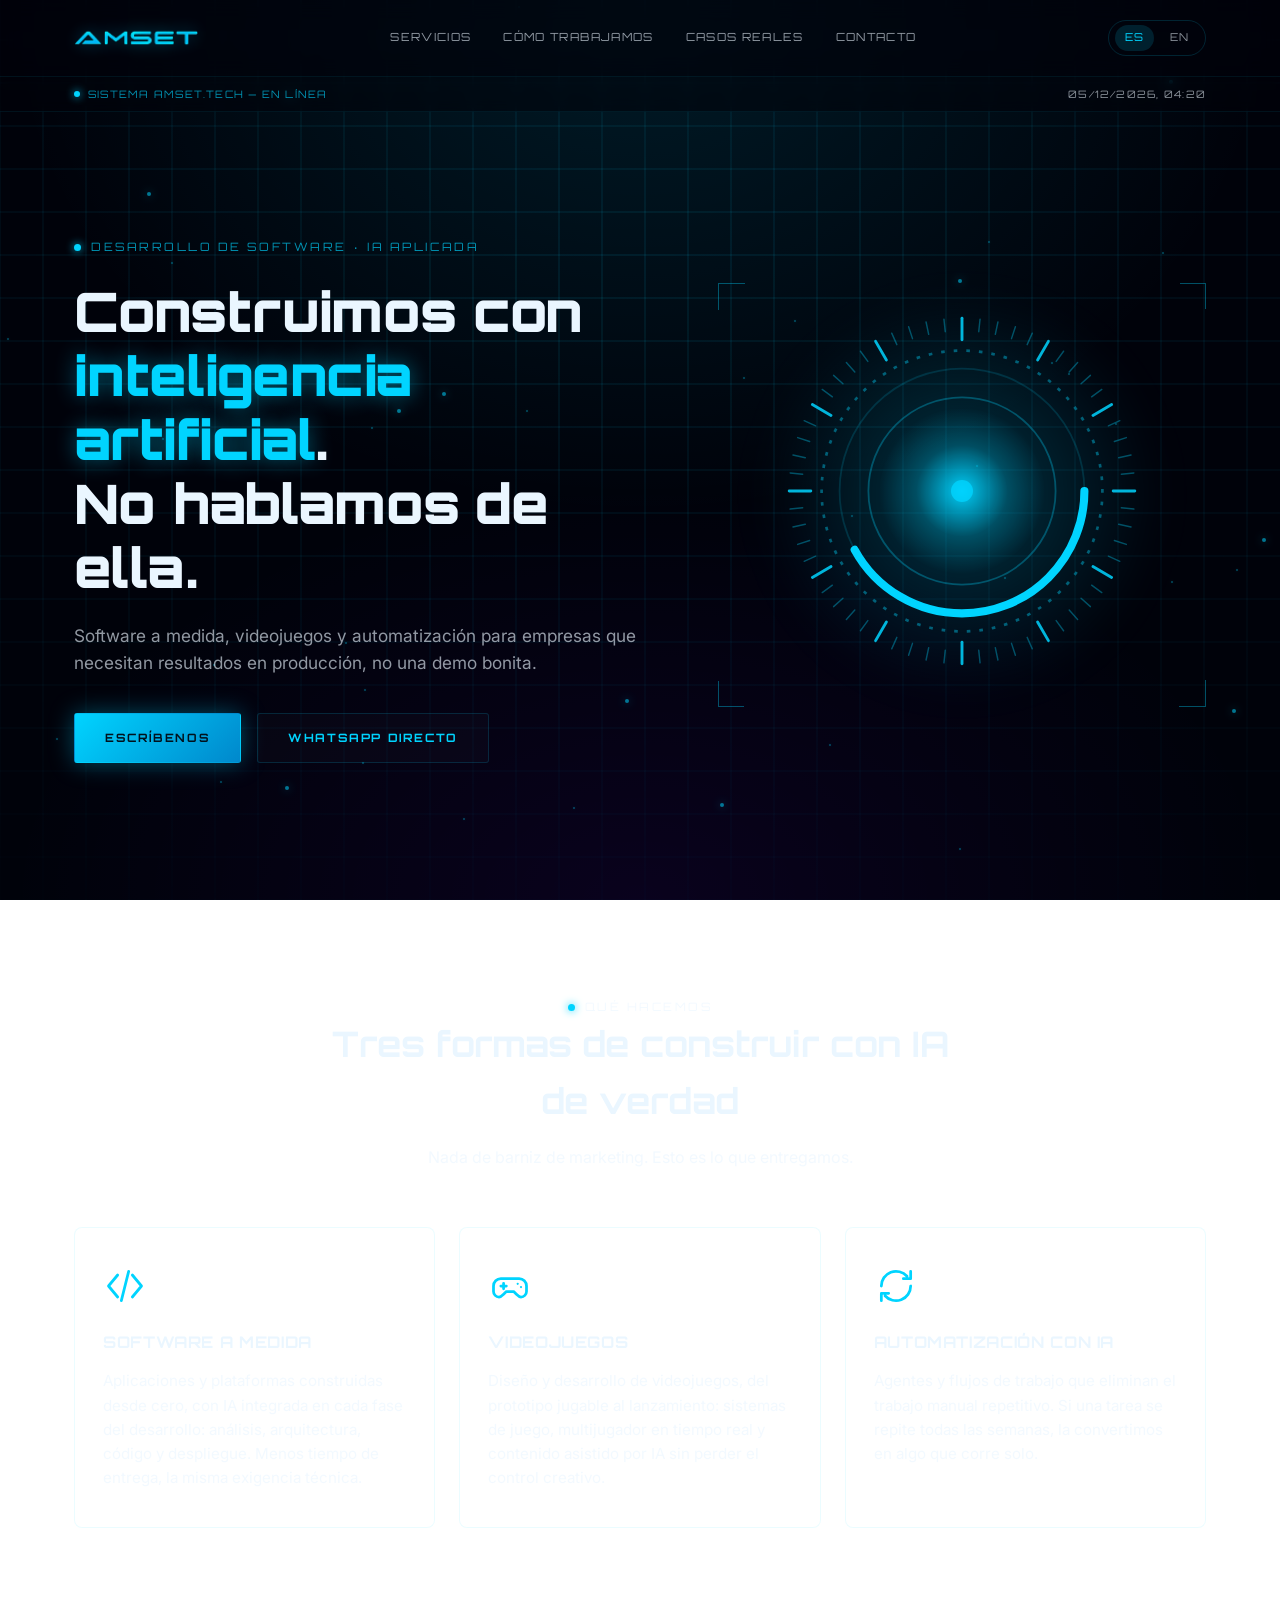
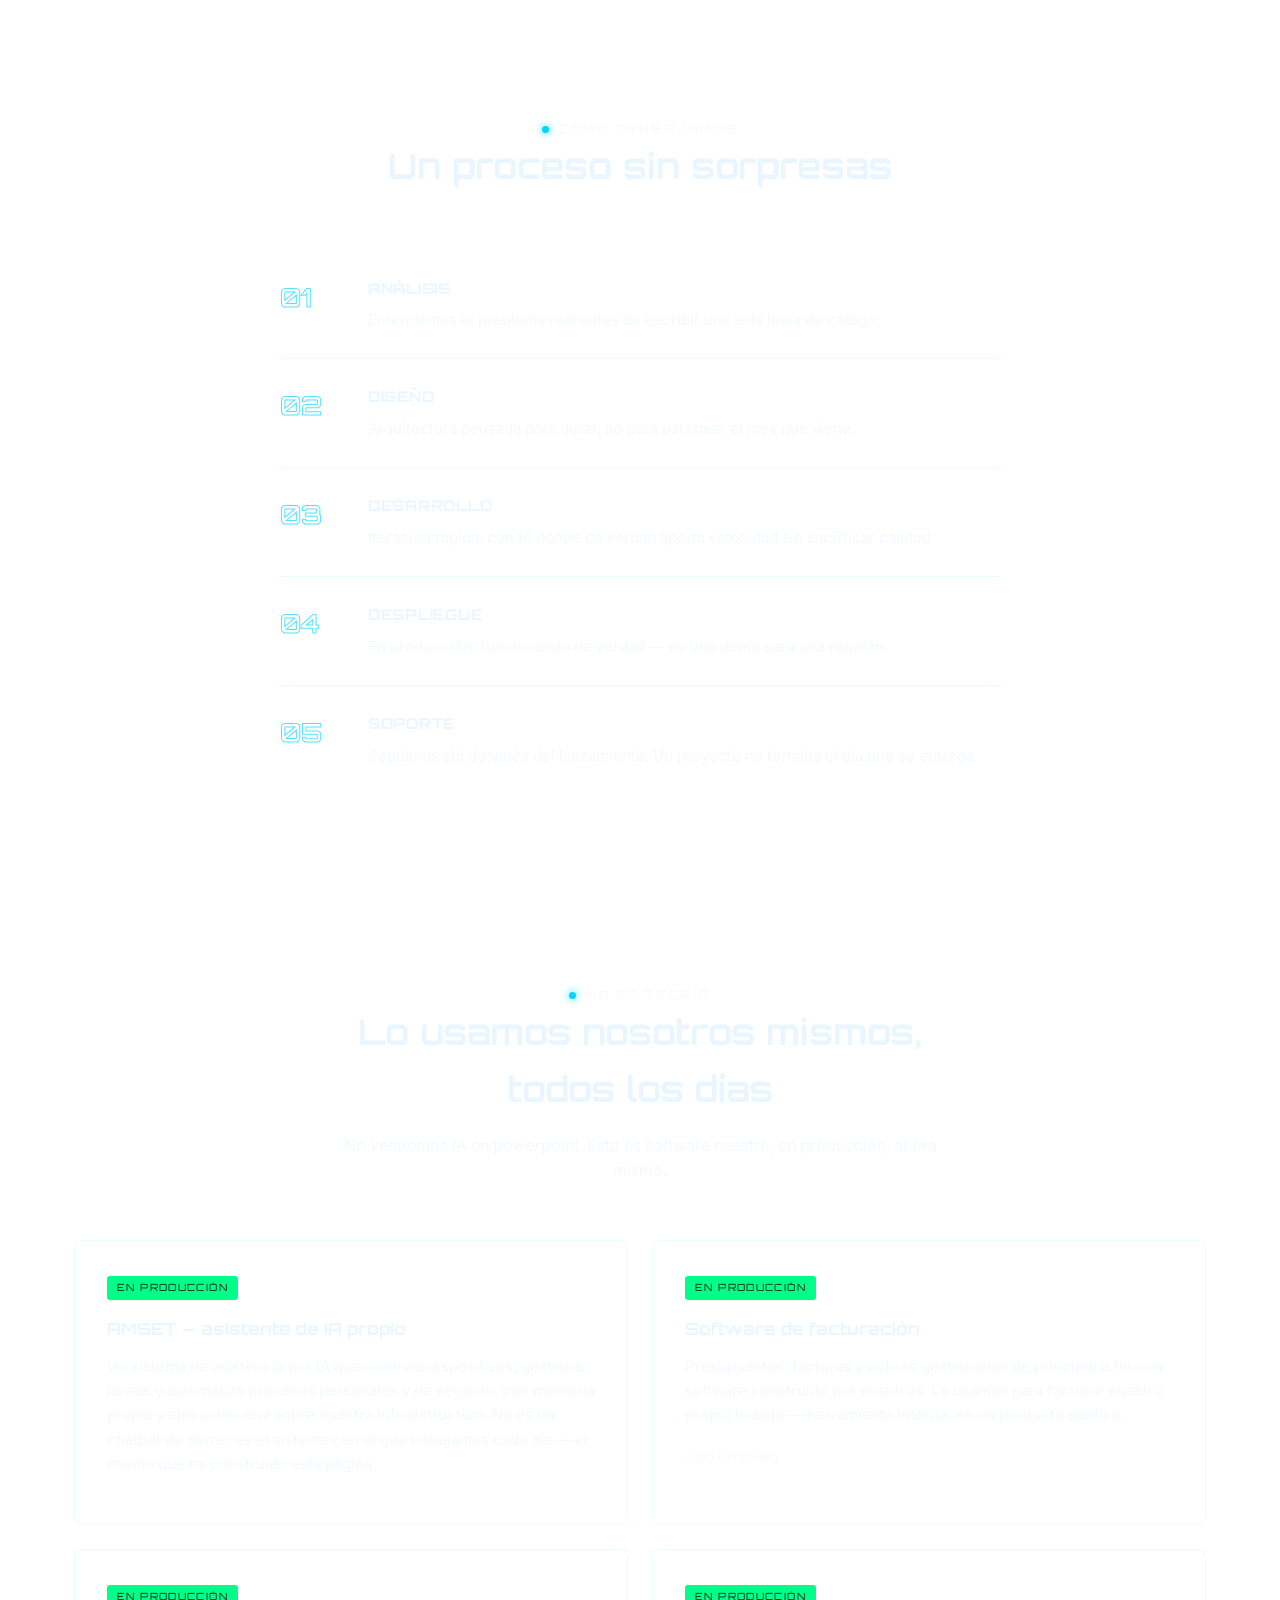
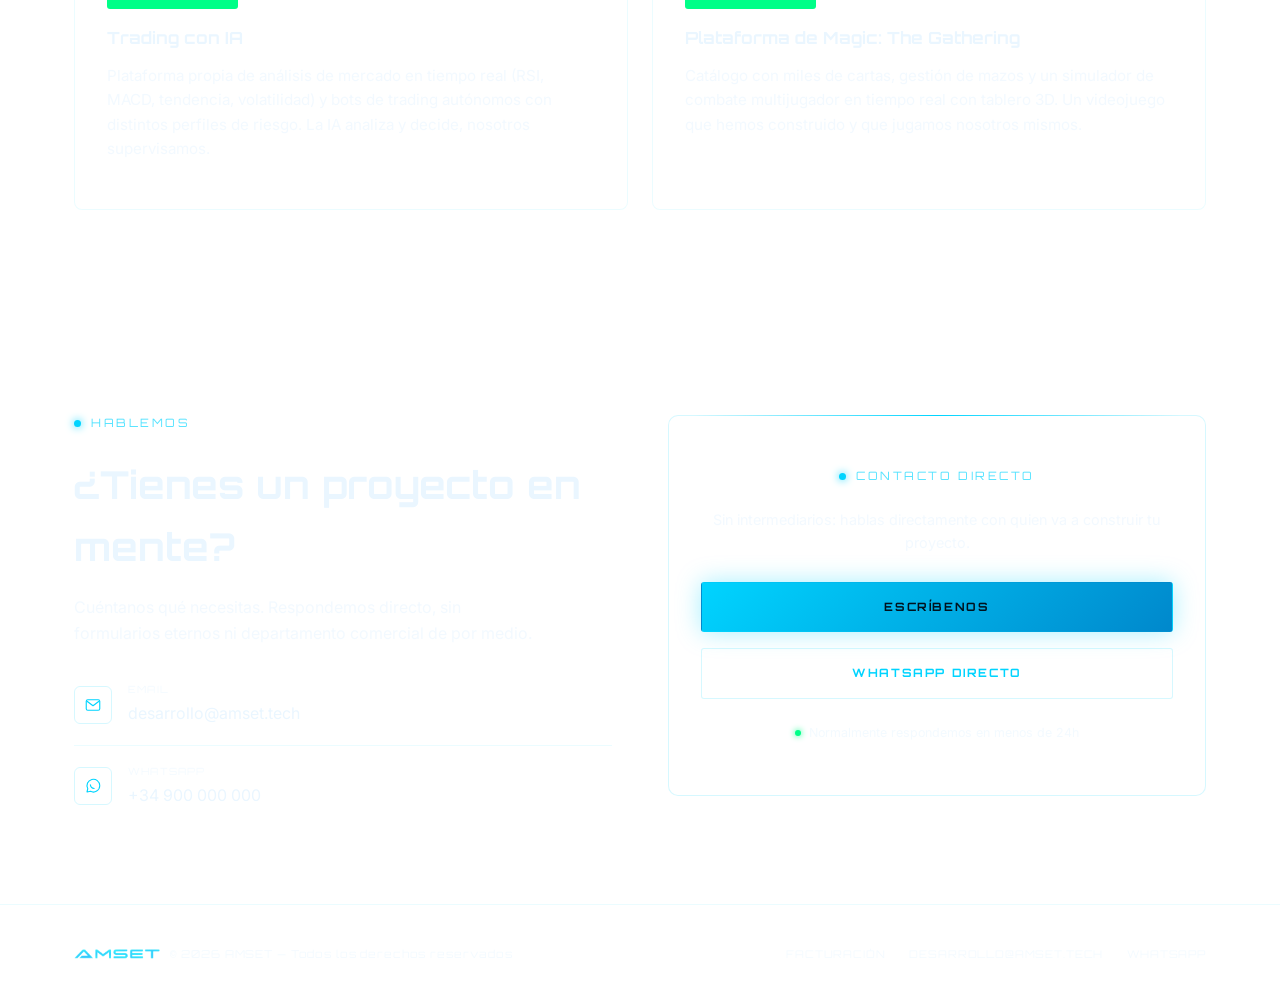
<file: index.html>
<!doctype html>
<html lang="es">
<head>
  <meta charset="utf-8" />
  <meta name="viewport" content="width=device-width, initial-scale=1" />
  <title>AMSET — Software a medida, videojuegos y automatización con IA</title>
  <meta name="description" content="Desarrollamos software a medida, videojuegos y automatización con inteligencia artificial. Construimos herramientas reales — empezando por las que usamos nosotros mismos." />
  <link rel="icon" type="image/svg+xml" href="/assets/img/favicon.svg" />
  <link rel="preconnect" href="https://fonts.googleapis.com" />
  <link rel="preconnect" href="https://fonts.gstatic.com" crossorigin />
  <link rel="stylesheet" href="https://fonts.googleapis.com/css2?family=Orbitron:wght@400;700;900&family=Inter:wght@300;400;500;600;700;800&display=swap" />
  <link rel="canonical" href="https://amset.tech/" />
  <link rel="alternate" hreflang="es" href="https://amset.tech/" />
  <link rel="alternate" hreflang="en" href="https://amset.tech/en/" />
  <meta property="og:title" content="AMSET — Software a medida, videojuegos y automatización con IA" />
  <meta property="og:description" content="Construimos con inteligencia artificial. No hablamos de ella." />
  <meta property="og:type" content="website" />
  <meta property="og:site_name" content="AMSET" />
  <meta property="og:locale" content="es_ES" />
  <meta property="og:locale:alternate" content="en_US" />
  <meta property="og:url" content="https://amset.tech/" />
  <meta property="og:image" content="https://amset.tech/assets/img/og-image-es.png" />
  <meta property="og:image:width" content="1200" />
  <meta property="og:image:height" content="630" />
  <meta property="og:image:alt" content="AMSET — Construimos con inteligencia artificial. No hablamos de ella." />
  <meta name="twitter:card" content="summary_large_image" />
  <meta name="twitter:title" content="AMSET — Software a medida, videojuegos y automatización con IA" />
  <meta name="twitter:description" content="Construimos con inteligencia artificial. No hablamos de ella." />
  <meta name="twitter:image" content="https://amset.tech/assets/img/og-image-es.png" />
  <link rel="stylesheet" href="/assets/css/style.css?v=8" />
  <script type="application/ld+json">
  {
    "@context": "https://schema.org",
    "@type": "Organization",
    "name": "AMSET",
    "url": "https://amset.tech",
    "logo": "https://amset.tech/assets/img/logo-texto-2.png",
    "description": "Desarrollo de software a medida, videojuegos y automatización con inteligencia artificial.",
    "email": "desarrollo@amset.tech"
  }
  </script>
</head>
<body>

  <div class="bg-scene">
    <div class="bg-glow-top"></div>
    <div class="bg-glow-bottom"></div>
    <div class="bg-grid"></div>
    <div class="bg-particles" data-amset-particles></div>
  </div>

  <header class="site-header">
    <div class="wrap">
      <a href="/" class="brand">
        <img src="/assets/img/logo-texto-2.png" alt="AMSET" />
      </a>
      <nav class="nav-links" data-nav-links>
        <a href="#servicios">Servicios</a>
        <a href="#como-trabajamos">Cómo trabajamos</a>
        <a href="#casos">Casos reales</a>
        <a href="#contacto">Contacto</a>
      </nav>
      <div style="display:flex; align-items:center; gap:14px;">
        <div class="lang-switch">
          <a href="/" class="active">ES</a>
          <a href="/en/">EN</a>
        </div>
        <button class="nav-toggle" data-nav-toggle aria-label="Abrir menú">☰</button>
      </div>
    </div>
  </header>

  <div class="status-bar">
    <div class="wrap">
      <span class="status-live"><span class="status-dot"></span> Sistema AMSET.tech — en línea</span>
      <span class="status-clock" data-amset-clock></span>
    </div>
  </div>

  <main>
    <section class="hero">
      <div class="wrap">
        <div>
          <p class="eyebrow">Desarrollo de software · IA aplicada</p>
          <h1>Construimos con <span class="accent">inteligencia artificial</span>.<br />No hablamos de ella.</h1>
          <p class="lead">Software a medida, videojuegos y automatización para empresas que necesitan resultados en producción, no una demo bonita.</p>
          <div class="btn-row">
            <a class="btn btn-primary" href="mailto:desarrollo@amset.tech">Escríbenos</a>
            <a class="btn btn-ghost" href="https://wa.me/34900000000?text=Hola%20AMSET%2C%20quiero%20hablar%20sobre%20un%20proyecto" target="_blank" rel="noopener">WhatsApp directo</a>
          </div>
        </div>
        <div class="hero-visual">
          <span class="corner-tl"></span><span class="corner-br"></span>
          <div data-amset-orb data-size="360"></div>
        </div>
      </div>
    </section>

    <section id="servicios">
      <div class="wrap">
        <div class="section-head reveal">
          <p class="eyebrow">Qué hacemos</p>
          <h2>Tres formas de construir con IA de verdad</h2>
          <p>Nada de barniz de marketing. Esto es lo que entregamos.</p>
        </div>
        <div class="services-grid">
          <div class="service-card reveal">
            <div class="service-icon">
              <svg viewBox="0 0 24 24" fill="none" stroke="currentColor" stroke-width="1.5" stroke-linecap="round" stroke-linejoin="round">
                <polyline points="8 6 3 12 8 18"></polyline>
                <polyline points="16 6 21 12 16 18"></polyline>
                <line x1="14" y1="4" x2="10" y2="20"></line>
              </svg>
            </div>
            <h3>Software a medida</h3>
            <p>Aplicaciones y plataformas construidas desde cero, con IA integrada en cada fase del desarrollo: análisis, arquitectura, código y despliegue. Menos tiempo de entrega, la misma exigencia técnica.</p>
          </div>
          <div class="service-card reveal">
            <div class="service-icon">
              <svg viewBox="0 0 24 24" fill="none" stroke="currentColor" stroke-width="1.5" stroke-linecap="round" stroke-linejoin="round">
                <path d="M7 8h10a4 4 0 0 1 4 4v3a3 3 0 0 1-3 3c-1 0-1.5-.5-2.5-1.5L14 15h-4l-1.5 1.5C7.5 17.5 7 18 6 18a3 3 0 0 1-3-3v-3a4 4 0 0 1 4-4z"></path>
                <path d="M8.5 10.5v3M7 12h3"></path>
                <circle cx="16.2" cy="10.8" r="0.6" fill="currentColor" stroke="none"></circle>
                <circle cx="18" cy="12.6" r="0.6" fill="currentColor" stroke="none"></circle>
              </svg>
            </div>
            <h3>Videojuegos</h3>
            <p>Diseño y desarrollo de videojuegos, del prototipo jugable al lanzamiento: sistemas de juego, multijugador en tiempo real y contenido asistido por IA sin perder el control creativo.</p>
          </div>
          <div class="service-card reveal">
            <div class="service-icon">
              <svg viewBox="0 0 24 24" fill="none" stroke="currentColor" stroke-width="1.5" stroke-linecap="round" stroke-linejoin="round">
                <path d="M4 12a8 8 0 0 1 14-5.3M20 4v4h-4"></path>
                <path d="M20 12a8 8 0 0 1-14 5.3M4 20v-4h4"></path>
              </svg>
            </div>
            <h3>Automatización con IA</h3>
            <p>Agentes y flujos de trabajo que eliminan el trabajo manual repetitivo. Si una tarea se repite todas las semanas, la convertimos en algo que corre solo.</p>
          </div>
        </div>
      </div>
    </section>

    <section id="como-trabajamos">
      <div class="wrap">
        <div class="section-head reveal">
          <p class="eyebrow">Cómo trabajamos</p>
          <h2>Un proceso sin sorpresas</h2>
        </div>
        <div class="process-list">
          <div class="process-item reveal">
            <div class="process-num">01</div>
            <div><h3>Análisis</h3><p>Entendemos el problema real antes de escribir una sola línea de código.</p></div>
          </div>
          <div class="process-item reveal">
            <div class="process-num">02</div>
            <div><h3>Diseño</h3><p>Arquitectura pensada para durar, no para parchear el mes que viene.</p></div>
          </div>
          <div class="process-item reveal">
            <div class="process-num">03</div>
            <div><h3>Desarrollo</h3><p>Iteración rápida, con IA donde de verdad aporta velocidad sin sacrificar calidad.</p></div>
          </div>
          <div class="process-item reveal">
            <div class="process-num">04</div>
            <div><h3>Despliegue</h3><p>En producción, funcionando de verdad — no una demo para una reunión.</p></div>
          </div>
          <div class="process-item reveal">
            <div class="process-num">05</div>
            <div><h3>Soporte</h3><p>Seguimos ahí después del lanzamiento. Un proyecto no termina el día que se entrega.</p></div>
          </div>
        </div>
      </div>
    </section>

    <section id="casos">
      <div class="wrap">
        <div class="section-head reveal">
          <p class="eyebrow">No es teoría</p>
          <h2>Lo usamos nosotros mismos, todos los días</h2>
          <p>No vendemos IA en powerpoint. Esto es software nuestro, en producción, ahora mismo.</p>
        </div>
        <div class="proof-grid">
          <div class="proof-card reveal">
            <span class="proof-tag">En producción</span>
            <h3>AMSET — asistente de IA propio</h3>
            <p>Un sistema de asistencia por IA que controla dispositivos, gestiona tareas y automatiza procesos personales y de negocio, con memoria propia y ejecución real sobre nuestra infraestructura. No es un chatbot de demo: es el sistema con el que trabajamos cada día — el mismo que ha construido esta página.</p>
          </div>
          <div class="proof-card reveal">
            <span class="proof-tag">En producción</span>
            <h3>Software de facturación</h3>
            <p>Presupuestos, facturas y cobros gestionados de principio a fin con software construido por nosotros. Lo usamos para facturar nuestro propio trabajo — herramienta interna, no un producto público.</p>
            <span class="proof-note">Uso interno</span>
          </div>
          <div class="proof-card reveal">
            <span class="proof-tag">En producción</span>
            <h3>Trading con IA</h3>
            <p>Plataforma propia de análisis de mercado en tiempo real (RSI, MACD, tendencia, volatilidad) y bots de trading autónomos con distintos perfiles de riesgo. La IA analiza y decide, nosotros supervisamos.</p>
          </div>
          <div class="proof-card reveal">
            <span class="proof-tag">En producción</span>
            <h3>Plataforma de Magic: The Gathering</h3>
            <p>Catálogo con miles de cartas, gestión de mazos y un simulador de combate multijugador en tiempo real con tablero 3D. Un videojuego que hemos construido y que jugamos nosotros mismos.</p>
          </div>
        </div>
      </div>
    </section>

    <section id="contacto">
      <div class="wrap">
        <div class="contact-grid">
          <div class="contact-info reveal">
            <p class="eyebrow">Hablemos</p>
            <h2>¿Tienes un proyecto en mente?</h2>
            <p class="lead">Cuéntanos qué necesitas. Respondemos directo, sin formularios eternos ni departamento comercial de por medio.</p>
            <div class="contact-list">
              <div class="contact-list-item">
                <a href="mailto:desarrollo@amset.tech" style="display:flex; align-items:center; gap:16px;">
                  <span class="contact-list-icon">
                    <svg viewBox="0 0 24 24" fill="none" stroke="currentColor" stroke-width="1.5" stroke-linecap="round" stroke-linejoin="round"><rect x="3" y="5" width="18" height="14" rx="2"></rect><path d="m4 7 8 6 8-6"></path></svg>
                  </span>
                  <span>
                    <span class="contact-list-label">Email</span>
                    <span class="contact-list-value">desarrollo@amset.tech</span>
                  </span>
                </a>
              </div>
              <div class="contact-list-item">
                <a href="https://wa.me/34900000000?text=Hola%20AMSET%2C%20quiero%20hablar%20sobre%20un%20proyecto" target="_blank" rel="noopener" style="display:flex; align-items:center; gap:16px;">
                  <span class="contact-list-icon">
                    <svg viewBox="0 0 24 24" fill="none" stroke="currentColor" stroke-width="1.5" stroke-linecap="round" stroke-linejoin="round"><path d="M21 11.5a8.5 8.5 0 0 1-12.36 7.58L4 20l1.05-4.44A8.5 8.5 0 1 1 21 11.5Z"></path><path d="M8.5 10.5c.3 2.5 2.5 4.5 5 4.8"></path></svg>
                  </span>
                  <span>
                    <span class="contact-list-label">WhatsApp</span>
                    <span class="contact-list-value">+34 900 000 000</span>
                  </span>
                </a>
              </div>
            </div>
          </div>
          <div class="contact-panel reveal">
            <p class="eyebrow">Contacto directo</p>
            <p class="panel-lead">Sin intermediarios: hablas directamente con quien va a construir tu proyecto.</p>
            <div class="btn-row">
              <a class="btn btn-primary" href="mailto:desarrollo@amset.tech">Escríbenos</a>
              <a class="btn btn-ghost" href="https://wa.me/34900000000?text=Hola%20AMSET%2C%20quiero%20hablar%20sobre%20un%20proyecto" target="_blank" rel="noopener">WhatsApp directo</a>
            </div>
            <p class="response-note"><span class="status-dot"></span> Normalmente respondemos en menos de 24h</p>
          </div>
        </div>
      </div>
    </section>
  </main>

  <footer class="site-footer">
    <div class="wrap">
      <div class="footer-brand">
        <img src="/assets/img/logo-texto-2.png" alt="AMSET" />
        <span style="font-family:var(--font-display); font-size:0.68rem; letter-spacing:0.08em; color:var(--text-faint);">© <span data-amset-year></span> AMSET — Todos los derechos reservados</span>
      </div>
      <div class="footer-meta">
        <a href="https://facturacion.amset.tech" target="_blank" rel="noopener">Facturación</a>
        <a href="mailto:desarrollo@amset.tech">desarrollo@amset.tech</a>
        <a href="https://wa.me/34900000000" target="_blank" rel="noopener">WhatsApp</a>
      </div>
    </div>
  </footer>

  <script src="/assets/js/orb.js?v=8"></script>
  <script src="/assets/js/main.js?v=8"></script>
</body>
</html>
</file>
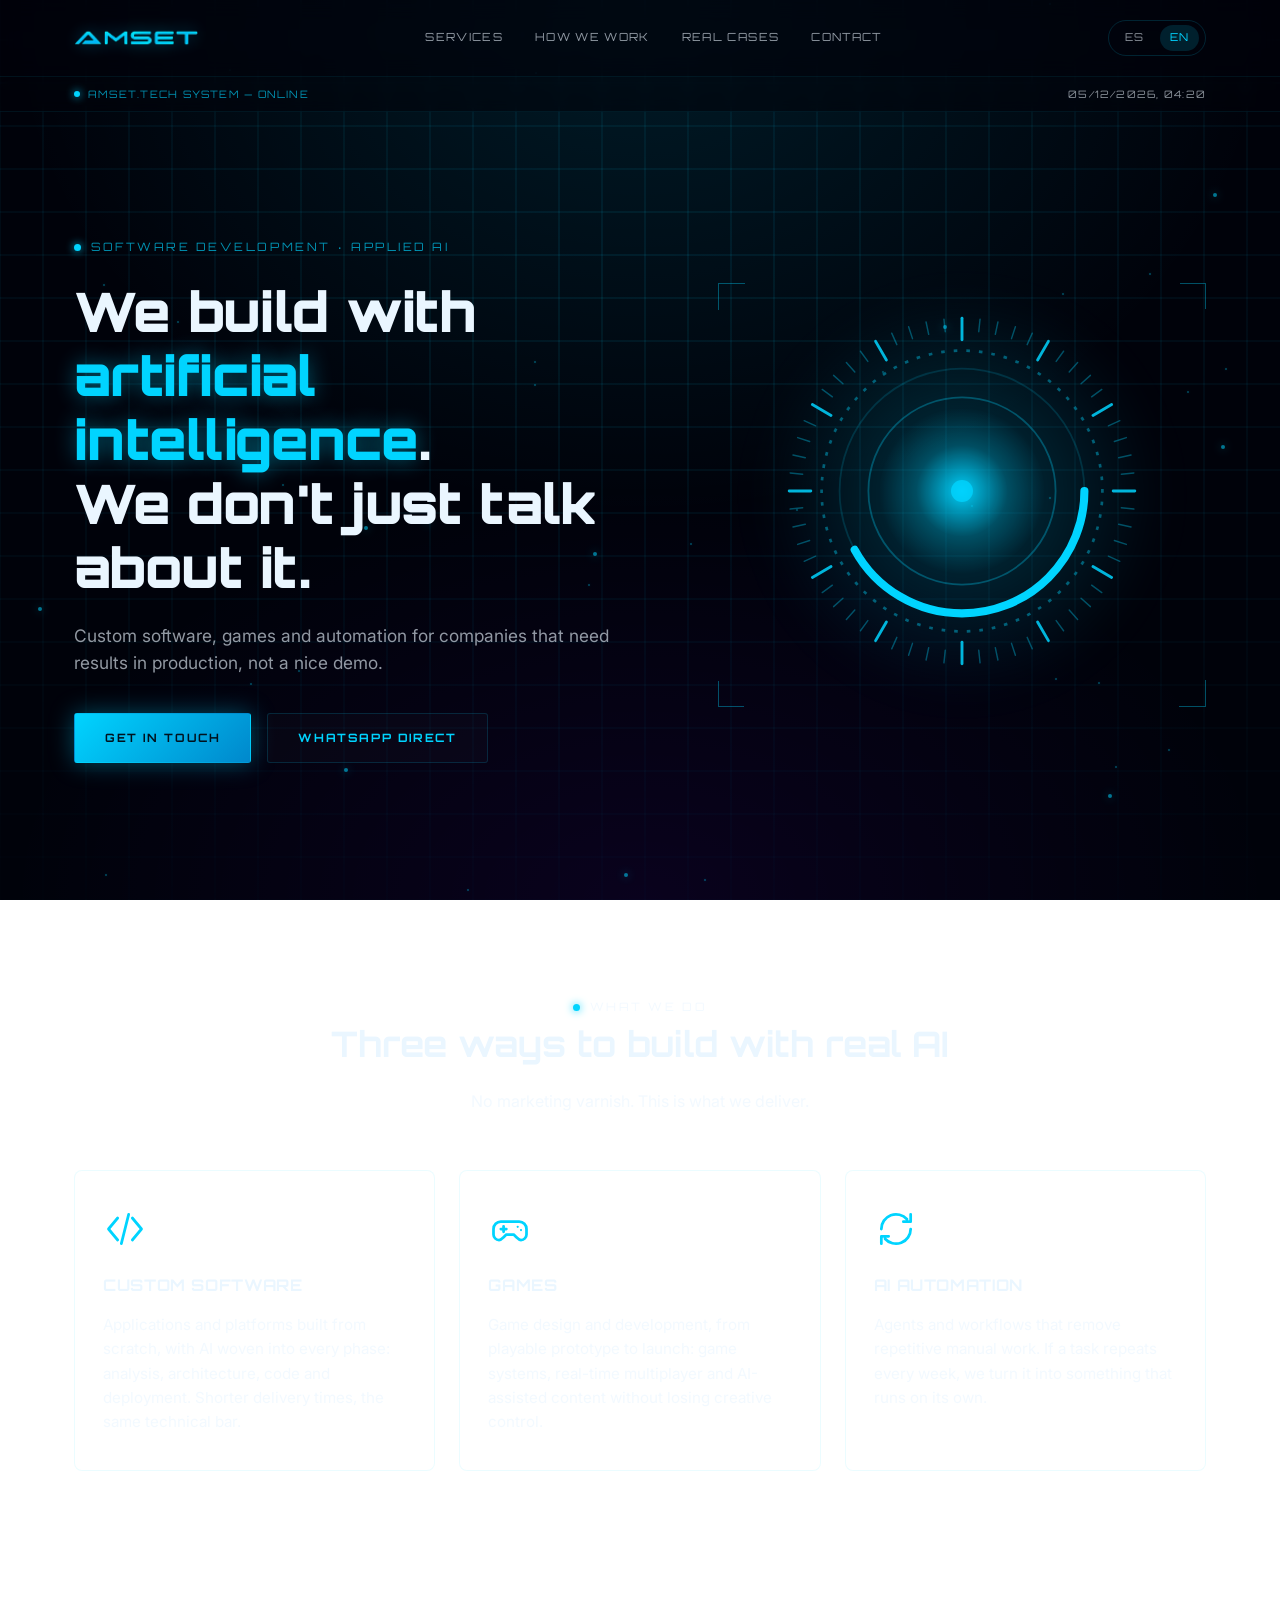
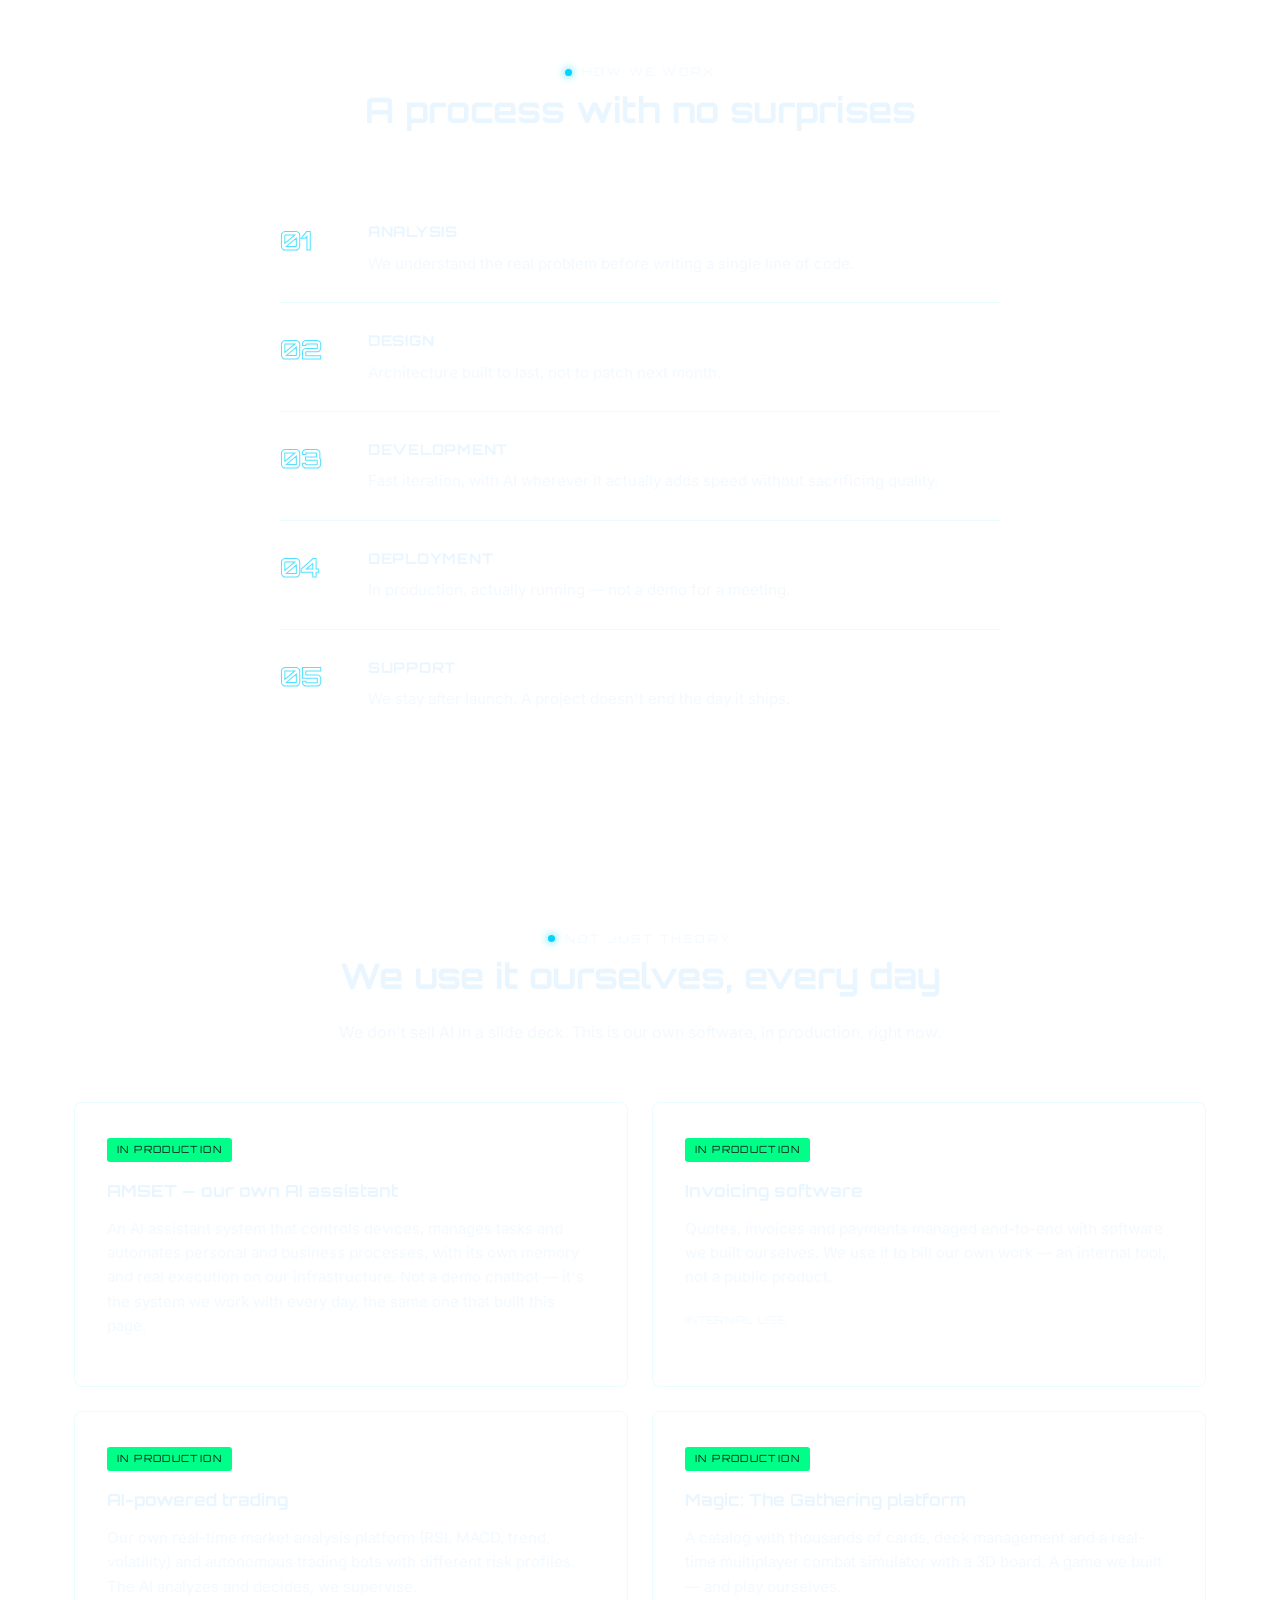
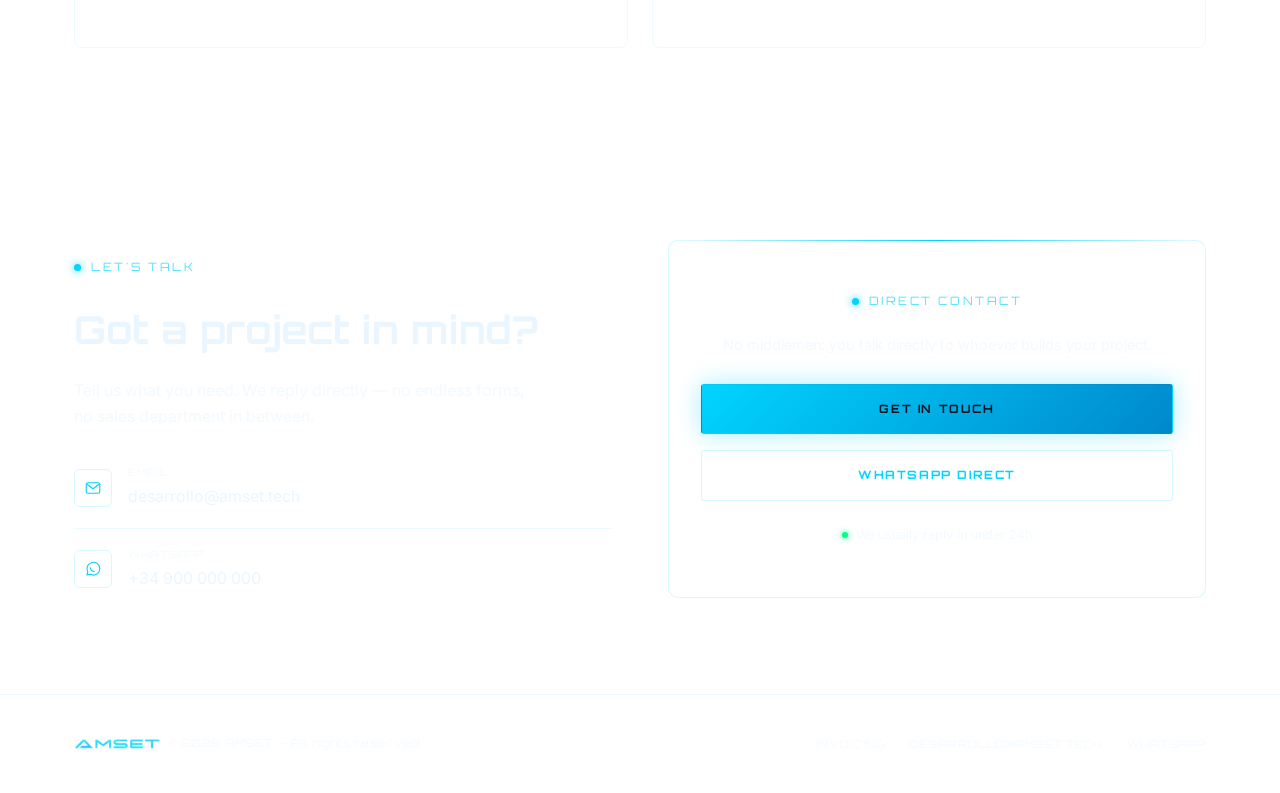
<file: en/index.html>
<!doctype html>
<html lang="en">
<head>
  <meta charset="utf-8" />
  <meta name="viewport" content="width=device-width, initial-scale=1" />
  <title>AMSET — Custom software, games and AI automation</title>
  <meta name="description" content="We build custom software, games and AI automation. Real tools — starting with the ones we use ourselves." />
  <link rel="icon" type="image/svg+xml" href="/assets/img/favicon.svg" />
  <link rel="preconnect" href="https://fonts.googleapis.com" />
  <link rel="preconnect" href="https://fonts.gstatic.com" crossorigin />
  <link rel="stylesheet" href="https://fonts.googleapis.com/css2?family=Orbitron:wght@400;700;900&family=Inter:wght@300;400;500;600;700;800&display=swap" />
  <link rel="canonical" href="https://amset.tech/en/" />
  <link rel="alternate" hreflang="es" href="https://amset.tech/" />
  <link rel="alternate" hreflang="en" href="https://amset.tech/en/" />
  <meta property="og:title" content="AMSET — Custom software, games and AI automation" />
  <meta property="og:description" content="We build with artificial intelligence. We don't just talk about it." />
  <meta property="og:type" content="website" />
  <meta property="og:site_name" content="AMSET" />
  <meta property="og:locale" content="en_US" />
  <meta property="og:locale:alternate" content="es_ES" />
  <meta property="og:url" content="https://amset.tech/en/" />
  <meta property="og:image" content="https://amset.tech/assets/img/og-image-en.png" />
  <meta property="og:image:width" content="1200" />
  <meta property="og:image:height" content="630" />
  <meta property="og:image:alt" content="AMSET — We build with artificial intelligence. We don't just talk about it." />
  <meta name="twitter:card" content="summary_large_image" />
  <meta name="twitter:title" content="AMSET — Custom software, games and AI automation" />
  <meta name="twitter:description" content="We build with artificial intelligence. We don't just talk about it." />
  <meta name="twitter:image" content="https://amset.tech/assets/img/og-image-en.png" />
  <link rel="stylesheet" href="/assets/css/style.css?v=8" />
  <script type="application/ld+json">
  {
    "@context": "https://schema.org",
    "@type": "Organization",
    "name": "AMSET",
    "url": "https://amset.tech",
    "logo": "https://amset.tech/assets/img/logo-texto-2.png",
    "description": "Custom software, games and AI automation development.",
    "email": "desarrollo@amset.tech"
  }
  </script>
</head>
<body>

  <div class="bg-scene">
    <div class="bg-glow-top"></div>
    <div class="bg-glow-bottom"></div>
    <div class="bg-grid"></div>
    <div class="bg-particles" data-amset-particles></div>
  </div>

  <header class="site-header">
    <div class="wrap">
      <a href="/en/" class="brand">
        <img src="/assets/img/logo-texto-2.png" alt="AMSET" />
      </a>
      <nav class="nav-links" data-nav-links>
        <a href="#services">Services</a>
        <a href="#how-we-work">How we work</a>
        <a href="#cases">Real cases</a>
        <a href="#contact">Contact</a>
      </nav>
      <div style="display:flex; align-items:center; gap:14px;">
        <div class="lang-switch">
          <a href="/">ES</a>
          <a href="/en/" class="active">EN</a>
        </div>
        <button class="nav-toggle" data-nav-toggle aria-label="Open menu">☰</button>
      </div>
    </div>
  </header>

  <div class="status-bar">
    <div class="wrap">
      <span class="status-live"><span class="status-dot"></span> AMSET.tech system — online</span>
      <span class="status-clock" data-amset-clock></span>
    </div>
  </div>

  <main>
    <section class="hero">
      <div class="wrap">
        <div>
          <p class="eyebrow">Software development · Applied AI</p>
          <h1>We build with <span class="accent">artificial intelligence</span>.<br />We don't just talk about it.</h1>
          <p class="lead">Custom software, games and automation for companies that need results in production, not a nice demo.</p>
          <div class="btn-row">
            <a class="btn btn-primary" href="mailto:desarrollo@amset.tech">Get in touch</a>
            <a class="btn btn-ghost" href="https://wa.me/34900000000?text=Hi%20AMSET%2C%20I%27d%20like%20to%20talk%20about%20a%20project" target="_blank" rel="noopener">WhatsApp direct</a>
          </div>
        </div>
        <div class="hero-visual">
          <span class="corner-tl"></span><span class="corner-br"></span>
          <div data-amset-orb data-size="360"></div>
        </div>
      </div>
    </section>

    <section id="services">
      <div class="wrap">
        <div class="section-head reveal">
          <p class="eyebrow">What we do</p>
          <h2>Three ways to build with real AI</h2>
          <p>No marketing varnish. This is what we deliver.</p>
        </div>
        <div class="services-grid">
          <div class="service-card reveal">
            <div class="service-icon">
              <svg viewBox="0 0 24 24" fill="none" stroke="currentColor" stroke-width="1.5" stroke-linecap="round" stroke-linejoin="round">
                <polyline points="8 6 3 12 8 18"></polyline>
                <polyline points="16 6 21 12 16 18"></polyline>
                <line x1="14" y1="4" x2="10" y2="20"></line>
              </svg>
            </div>
            <h3>Custom software</h3>
            <p>Applications and platforms built from scratch, with AI woven into every phase: analysis, architecture, code and deployment. Shorter delivery times, the same technical bar.</p>
          </div>
          <div class="service-card reveal">
            <div class="service-icon">
              <svg viewBox="0 0 24 24" fill="none" stroke="currentColor" stroke-width="1.5" stroke-linecap="round" stroke-linejoin="round">
                <path d="M7 8h10a4 4 0 0 1 4 4v3a3 3 0 0 1-3 3c-1 0-1.5-.5-2.5-1.5L14 15h-4l-1.5 1.5C7.5 17.5 7 18 6 18a3 3 0 0 1-3-3v-3a4 4 0 0 1 4-4z"></path>
                <path d="M8.5 10.5v3M7 12h3"></path>
                <circle cx="16.2" cy="10.8" r="0.6" fill="currentColor" stroke="none"></circle>
                <circle cx="18" cy="12.6" r="0.6" fill="currentColor" stroke="none"></circle>
              </svg>
            </div>
            <h3>Games</h3>
            <p>Game design and development, from playable prototype to launch: game systems, real-time multiplayer and AI-assisted content without losing creative control.</p>
          </div>
          <div class="service-card reveal">
            <div class="service-icon">
              <svg viewBox="0 0 24 24" fill="none" stroke="currentColor" stroke-width="1.5" stroke-linecap="round" stroke-linejoin="round">
                <path d="M4 12a8 8 0 0 1 14-5.3M20 4v4h-4"></path>
                <path d="M20 12a8 8 0 0 1-14 5.3M4 20v-4h4"></path>
              </svg>
            </div>
            <h3>AI automation</h3>
            <p>Agents and workflows that remove repetitive manual work. If a task repeats every week, we turn it into something that runs on its own.</p>
          </div>
        </div>
      </div>
    </section>

    <section id="how-we-work">
      <div class="wrap">
        <div class="section-head reveal">
          <p class="eyebrow">How we work</p>
          <h2>A process with no surprises</h2>
        </div>
        <div class="process-list">
          <div class="process-item reveal">
            <div class="process-num">01</div>
            <div><h3>Analysis</h3><p>We understand the real problem before writing a single line of code.</p></div>
          </div>
          <div class="process-item reveal">
            <div class="process-num">02</div>
            <div><h3>Design</h3><p>Architecture built to last, not to patch next month.</p></div>
          </div>
          <div class="process-item reveal">
            <div class="process-num">03</div>
            <div><h3>Development</h3><p>Fast iteration, with AI wherever it actually adds speed without sacrificing quality.</p></div>
          </div>
          <div class="process-item reveal">
            <div class="process-num">04</div>
            <div><h3>Deployment</h3><p>In production, actually running — not a demo for a meeting.</p></div>
          </div>
          <div class="process-item reveal">
            <div class="process-num">05</div>
            <div><h3>Support</h3><p>We stay after launch. A project doesn't end the day it ships.</p></div>
          </div>
        </div>
      </div>
    </section>

    <section id="cases">
      <div class="wrap">
        <div class="section-head reveal">
          <p class="eyebrow">Not just theory</p>
          <h2>We use it ourselves, every day</h2>
          <p>We don't sell AI in a slide deck. This is our own software, in production, right now.</p>
        </div>
        <div class="proof-grid">
          <div class="proof-card reveal">
            <span class="proof-tag">In production</span>
            <h3>AMSET — our own AI assistant</h3>
            <p>An AI assistant system that controls devices, manages tasks and automates personal and business processes, with its own memory and real execution on our infrastructure. Not a demo chatbot — it's the system we work with every day, the same one that built this page.</p>
          </div>
          <div class="proof-card reveal">
            <span class="proof-tag">In production</span>
            <h3>Invoicing software</h3>
            <p>Quotes, invoices and payments managed end-to-end with software we built ourselves. We use it to bill our own work — an internal tool, not a public product.</p>
            <span class="proof-note">Internal use</span>
          </div>
          <div class="proof-card reveal">
            <span class="proof-tag">In production</span>
            <h3>AI-powered trading</h3>
            <p>Our own real-time market analysis platform (RSI, MACD, trend, volatility) and autonomous trading bots with different risk profiles. The AI analyzes and decides, we supervise.</p>
          </div>
          <div class="proof-card reveal">
            <span class="proof-tag">In production</span>
            <h3>Magic: The Gathering platform</h3>
            <p>A catalog with thousands of cards, deck management and a real-time multiplayer combat simulator with a 3D board. A game we built — and play ourselves.</p>
          </div>
        </div>
      </div>
    </section>

    <section id="contact">
      <div class="wrap">
        <div class="contact-grid">
          <div class="contact-info reveal">
            <p class="eyebrow">Let's talk</p>
            <h2>Got a project in mind?</h2>
            <p class="lead">Tell us what you need. We reply directly — no endless forms, no sales department in between.</p>
            <div class="contact-list">
              <div class="contact-list-item">
                <a href="mailto:desarrollo@amset.tech" style="display:flex; align-items:center; gap:16px;">
                  <span class="contact-list-icon">
                    <svg viewBox="0 0 24 24" fill="none" stroke="currentColor" stroke-width="1.5" stroke-linecap="round" stroke-linejoin="round"><rect x="3" y="5" width="18" height="14" rx="2"></rect><path d="m4 7 8 6 8-6"></path></svg>
                  </span>
                  <span>
                    <span class="contact-list-label">Email</span>
                    <span class="contact-list-value">desarrollo@amset.tech</span>
                  </span>
                </a>
              </div>
              <div class="contact-list-item">
                <a href="https://wa.me/34900000000?text=Hi%20AMSET%2C%20I%27d%20like%20to%20talk%20about%20a%20project" target="_blank" rel="noopener" style="display:flex; align-items:center; gap:16px;">
                  <span class="contact-list-icon">
                    <svg viewBox="0 0 24 24" fill="none" stroke="currentColor" stroke-width="1.5" stroke-linecap="round" stroke-linejoin="round"><path d="M21 11.5a8.5 8.5 0 0 1-12.36 7.58L4 20l1.05-4.44A8.5 8.5 0 1 1 21 11.5Z"></path><path d="M8.5 10.5c.3 2.5 2.5 4.5 5 4.8"></path></svg>
                  </span>
                  <span>
                    <span class="contact-list-label">WhatsApp</span>
                    <span class="contact-list-value">+34 900 000 000</span>
                  </span>
                </a>
              </div>
            </div>
          </div>
          <div class="contact-panel reveal">
            <p class="eyebrow">Direct contact</p>
            <p class="panel-lead">No middlemen: you talk directly to whoever builds your project.</p>
            <div class="btn-row">
              <a class="btn btn-primary" href="mailto:desarrollo@amset.tech">Get in touch</a>
              <a class="btn btn-ghost" href="https://wa.me/34900000000?text=Hi%20AMSET%2C%20I%27d%20like%20to%20talk%20about%20a%20project" target="_blank" rel="noopener">WhatsApp direct</a>
            </div>
            <p class="response-note"><span class="status-dot"></span> We usually reply in under 24h</p>
          </div>
        </div>
      </div>
    </section>
  </main>

  <footer class="site-footer">
    <div class="wrap">
      <div class="footer-brand">
        <img src="/assets/img/logo-texto-2.png" alt="AMSET" />
        <span style="font-family:var(--font-display); font-size:0.68rem; letter-spacing:0.08em; color:var(--text-faint);">© <span data-amset-year></span> AMSET — All rights reserved</span>
      </div>
      <div class="footer-meta">
        <a href="https://facturacion.amset.tech" target="_blank" rel="noopener">Invoicing</a>
        <a href="mailto:desarrollo@amset.tech">desarrollo@amset.tech</a>
        <a href="https://wa.me/34900000000" target="_blank" rel="noopener">WhatsApp</a>
      </div>
    </div>
  </footer>

  <script src="/assets/js/orb.js?v=8"></script>
  <script src="/assets/js/main.js?v=8"></script>
</body>
</html>
</file>
<file: assets/css/style.css>
:root {
  --bg: #00020a;
  --bg-panel: rgba(255, 255, 255, 0.03);
  --bg-panel-strong: rgba(255, 255, 255, 0.05);
  --border: rgba(0, 212, 255, 0.16);
  --border-soft: rgba(0, 212, 255, 0.08);
  --cyan: #00d4ff;
  --cyan-soft: rgba(0, 212, 255, 0.68);
  --violet: #7800ff;
  --text: #eaf6ff;
  --text-dim: rgba(234, 246, 255, 0.62);
  --text-faint: rgba(234, 246, 255, 0.58);
  --font-display: 'Orbitron', monospace;
  --font-body: 'Inter', -apple-system, sans-serif;
  --max-w: 1180px;
}

* { box-sizing: border-box; }

html {
  scroll-behavior: smooth;
  overflow-x: hidden;
  max-width: 100vw;
}

body {
  margin: 0;
  color: var(--text);
  font-family: var(--font-body);
  font-size: 16px;
  line-height: 1.6;
  -webkit-font-smoothing: antialiased;
  overflow-x: hidden;
  max-width: 100vw;
}

img { max-width: 100%; display: block; }

a { color: inherit; text-decoration: none; }

.wrap { max-width: var(--max-w); margin: 0 auto; padding: 0 24px; }

/* ---------- fondo "sala de control" ----------
   El color base vive AQUI (no en html/body): un position:fixed con z-index
   negativo pinta por DEBAJO del propio background de <body>/<html> en la
   mayoria de motores (el "canvas" del documento se pinta antes que
   cualquier descendiente con z-index negativo) - si html/body tuvieran su
   propio background solido, taparia esta capa entera y la rejilla/particulas
   quedarian invisibles aunque el CSS este bien. Comprobado en vivo: quitando
   el background de html/body la rejilla aparece al instante. */

.bg-scene {
  position: fixed;
  inset: 0;
  z-index: -1;
  overflow: hidden;
  pointer-events: none;
  background: var(--bg);
}

.bg-glow-top {
  position: absolute;
  top: 0; left: 0; right: 0;
  height: 520px;
  background: radial-gradient(ellipse at 50% 0%, rgba(0, 212, 255, 0.12) 0%, transparent 70%);
}

.bg-glow-bottom {
  position: absolute;
  bottom: 0; left: 0; right: 0;
  height: 420px;
  background: radial-gradient(ellipse at 50% 100%, rgba(120, 0, 255, 0.08) 0%, transparent 70%);
}

.bg-grid {
  position: absolute;
  inset: 0;
  opacity: 1;
  background-image:
    repeating-linear-gradient(0deg, rgba(0, 212, 255, 0.16) 0px, transparent 1px, transparent 42px, rgba(0, 212, 255, 0.16) 43px),
    repeating-linear-gradient(90deg, rgba(0, 212, 255, 0.16) 0px, transparent 1px, transparent 42px, rgba(0, 212, 255, 0.16) 43px);
  mask-image: radial-gradient(ellipse 130% 90% at 50% 30%, black 0%, transparent 95%);
  -webkit-mask-image: radial-gradient(ellipse 130% 90% at 50% 30%, black 0%, transparent 95%);
}

.bg-particles { position: absolute; inset: 0; }

.particle {
  position: absolute;
  border-radius: 50%;
  background: #00d4ff;
  animation: amset-float 8s ease-in-out infinite;
}

@keyframes amset-float {
  0%, 100% { transform: translateY(0px); }
  50% { transform: translateY(-20px); }
}

/* ---------- header ---------- */

.site-header {
  position: sticky;
  top: 0;
  z-index: 40;
  backdrop-filter: blur(10px);
  background: rgba(0, 2, 10, 0.72);
  border-bottom: 1px solid var(--border-soft);
}

.site-header .wrap {
  display: flex;
  align-items: center;
  justify-content: space-between;
  height: 76px;
}

.status-bar {
  position: sticky;
  top: 76px;
  z-index: 39;
  background: rgba(0, 2, 10, 0.55);
  border-bottom: 1px solid var(--border-soft);
  backdrop-filter: blur(6px);
}

.status-bar .wrap {
  display: flex;
  align-items: center;
  justify-content: space-between;
  height: 34px;
  font-family: var(--font-display);
  font-size: 0.64rem;
  letter-spacing: 0.12em;
  text-transform: uppercase;
  color: var(--text-faint);
}

.status-bar .status-live { display: flex; align-items: center; gap: 8px; color: var(--cyan-soft); }

.status-bar .status-dot {
  width: 6px; height: 6px; border-radius: 50%;
  background: var(--cyan); box-shadow: 0 0 8px var(--cyan);
  animation: amset-pulse 2s ease-in-out infinite;
}

.status-bar .status-clock { white-space: nowrap; }

@media (max-width: 640px) {
  .status-bar .status-clock { display: none; }
}

.brand { display: flex; align-items: center; gap: 12px; }
.brand img { height: 26px; object-fit: contain; filter: drop-shadow(0 0 8px rgba(0, 212, 255, 0.35)); }

.nav-links {
  display: flex;
  align-items: center;
  gap: 32px;
  font-family: var(--font-display);
  font-size: 0.7rem;
  letter-spacing: 0.12em;
  text-transform: uppercase;
  color: var(--text-dim);
}

.nav-links a { transition: color 0.2s ease; white-space: nowrap; }
.nav-links a:hover { color: var(--cyan); }

.lang-switch {
  display: flex;
  align-items: center;
  gap: 6px;
  font-family: var(--font-display);
  font-size: 0.68rem;
  letter-spacing: 0.08em;
  border: 1px solid var(--border);
  border-radius: 999px;
  padding: 4px 6px;
}

.lang-switch a {
  padding: 4px 10px;
  border-radius: 999px;
  color: var(--text-faint);
}

.lang-switch a.active { background: rgba(0, 212, 255, 0.14); color: var(--cyan); }

.nav-toggle { display: none; }

/* ---------- botones ---------- */

.btn {
  display: inline-flex;
  align-items: center;
  gap: 10px;
  font-family: var(--font-display);
  font-size: 0.72rem;
  font-weight: 700;
  letter-spacing: 0.14em;
  text-transform: uppercase;
  padding: 15px 30px;
  border-radius: 3px;
  cursor: pointer;
  transition: all 0.25s ease;
  border: 1px solid transparent;
  white-space: nowrap;
}

.btn-primary {
  background: linear-gradient(135deg, #00d4ff, #0088cc);
  color: #00121e;
  box-shadow: 0 0 24px rgba(0, 212, 255, 0.35);
}
.btn-primary:hover { box-shadow: 0 0 36px rgba(0, 212, 255, 0.55); transform: translateY(-1px); }

.btn-ghost {
  background: rgba(255, 255, 255, 0.02);
  border-color: var(--border);
  color: var(--cyan);
}
.btn-ghost:hover { background: rgba(0, 212, 255, 0.08); border-color: var(--cyan); }

.btn-row { display: flex; gap: 16px; flex-wrap: wrap; }

/* ---------- hero ---------- */

.hero {
  padding: 40px 0 64px;
  display: flex;
  align-items: center;
  min-height: calc(100vh - 76px - 34px);
}

.hero .wrap {
  display: grid;
  grid-template-columns: 1.1fr 0.9fr;
  gap: 48px;
  align-items: center;
  width: 100%;
}

.hero .wrap > * { min-width: 0; }

.eyebrow {
  font-family: var(--font-display);
  font-size: 0.72rem;
  letter-spacing: 0.22em;
  text-transform: uppercase;
  color: var(--cyan-soft);
  display: flex;
  align-items: center;
  gap: 10px;
  margin-bottom: 22px;
}

.eyebrow::before {
  content: '';
  width: 7px; height: 7px;
  border-radius: 50%;
  background: var(--cyan);
  box-shadow: 0 0 8px var(--cyan);
  animation: amset-pulse 2s ease-in-out infinite;
}

@keyframes amset-pulse { 0%, 100% { opacity: 0.4; } 50% { opacity: 1; } }

.hero h1 {
  font-family: var(--font-display);
  font-weight: 900;
  font-size: clamp(2.1rem, 4.6vw, 3.4rem);
  line-height: 1.18;
  margin: 0 0 22px;
  letter-spacing: -0.01em;
}

.hero h1 .accent { color: var(--cyan); text-shadow: 0 0 22px rgba(0, 212, 255, 0.45); }

.hero p.lead {
  font-size: 1.08rem;
  color: var(--text-dim);
  max-width: 52ch;
  margin: 0 0 36px;
}

.hero-visual { position: relative; display: flex; align-items: center; justify-content: center; padding: 28px; }

.hero-visual::before,
.hero-visual::after,
.hero-visual .corner-tl,
.hero-visual .corner-br {
  content: '';
  position: absolute;
  width: 26px; height: 26px;
  border: 1px solid var(--cyan-soft);
  opacity: 0.55;
}
.hero-visual::before { top: 0; left: 0; border-right: none; border-bottom: none; }
.hero-visual::after { bottom: 0; right: 0; border-left: none; border-top: none; }
.hero-visual .corner-tl { top: 0; right: 0; border-left: none; border-bottom: none; }
.hero-visual .corner-br { bottom: 0; left: 0; border-right: none; border-top: none; }

/* ---------- secciones generales ---------- */

section { padding: 96px 0; position: relative; }

.section-head { max-width: 640px; margin: 0 auto 56px; text-align: center; }

.section-head .eyebrow { justify-content: center; }

.section-head h2 {
  font-family: var(--font-display);
  font-weight: 700;
  font-size: clamp(1.6rem, 3vw, 2.2rem);
  margin: 0 0 16px;
}

.section-head p { color: var(--text-dim); margin: 0; }

/* ---------- servicios ---------- */

.services-grid {
  display: grid;
  grid-template-columns: repeat(3, 1fr);
  gap: 24px;
}

.service-card {
  background: var(--bg-panel);
  border: 1px solid var(--border-soft);
  border-radius: 8px;
  padding: 36px 28px;
  transition: all 0.3s ease;
  position: relative;
  overflow: hidden;
}

.service-card::before {
  content: '';
  position: absolute; top: 0; left: 0; right: 0; height: 2px;
  background: linear-gradient(90deg, transparent, var(--cyan), transparent);
  opacity: 0; transition: opacity 0.3s ease;
}

.service-card:hover { border-color: var(--border); transform: translateY(-4px); background: var(--bg-panel-strong); }
.service-card:hover::before { opacity: 1; }

.service-icon { width: 44px; height: 44px; margin-bottom: 22px; color: var(--cyan); }
.service-icon svg { width: 100%; height: 100%; }

.service-card h3 {
  font-family: var(--font-display);
  font-size: 1rem;
  letter-spacing: 0.04em;
  text-transform: uppercase;
  margin: 0 0 14px;
}

.service-card p { color: var(--text-dim); margin: 0; font-size: 0.95rem; }

/* ---------- proceso ---------- */

.process-list { display: flex; flex-direction: column; max-width: 720px; margin: 0 auto; }

.process-item {
  display: grid;
  grid-template-columns: 64px 1fr;
  gap: 24px;
  padding: 26px 0;
  border-bottom: 1px solid var(--border-soft);
}
.process-item:last-child { border-bottom: none; }

.process-num {
  font-family: var(--font-display);
  font-size: 1.6rem;
  font-weight: 700;
  color: transparent;
  -webkit-text-stroke: 1px var(--cyan-soft);
}

.process-item h3 {
  font-family: var(--font-display);
  font-size: 0.92rem;
  letter-spacing: 0.05em;
  text-transform: uppercase;
  margin: 0 0 8px;
  color: var(--text);
}

.process-item p { margin: 0; color: var(--text-dim); font-size: 0.95rem; }

/* ---------- prueba propia ---------- */

.proof-grid { display: grid; grid-template-columns: 1fr 1fr; gap: 24px; }

.proof-card {
  background: var(--bg-panel);
  border: 1px solid var(--border-soft);
  border-radius: 8px;
  padding: 32px;
}

.proof-tag {
  display: inline-block;
  font-family: var(--font-display);
  font-size: 0.62rem;
  letter-spacing: 0.14em;
  text-transform: uppercase;
  color: #0a1a12;
  background: #00ff88;
  padding: 4px 10px;
  border-radius: 3px;
  margin-bottom: 16px;
}

.proof-card h3 {
  font-family: var(--font-display);
  font-size: 1.05rem;
  margin: 0 0 12px;
}

.proof-card p { color: var(--text-dim); margin: 0 0 16px; font-size: 0.95rem; }

.proof-link { font-family: var(--font-display); font-size: 0.72rem; letter-spacing: 0.08em; color: var(--cyan); text-transform: uppercase; }
.proof-link::after { content: ' →'; }

.proof-note {
  display: inline-block;
  font-family: var(--font-display);
  font-size: 0.68rem;
  letter-spacing: 0.08em;
  text-transform: uppercase;
  color: var(--text-faint);
}

/* ---------- contacto ---------- */

.contact-grid {
  display: grid;
  grid-template-columns: 1fr 1fr;
  gap: 56px;
  align-items: center;
}

.contact-info h2 {
  font-family: var(--font-display);
  font-weight: 700;
  font-size: clamp(1.8rem, 3.2vw, 2.4rem);
  margin: 0 0 18px;
}

.contact-info p.lead { color: var(--text-dim); max-width: 46ch; margin: 0 0 36px; }

.contact-list { display: flex; flex-direction: column; gap: 18px; }

.contact-list-item {
  display: flex;
  align-items: center;
  gap: 16px;
  padding-bottom: 18px;
  border-bottom: 1px solid var(--border-soft);
}
.contact-list-item:last-child { border-bottom: none; padding-bottom: 0; }

.contact-list-icon {
  width: 38px; height: 38px; flex-shrink: 0;
  display: flex; align-items: center; justify-content: center;
  border: 1px solid var(--border);
  border-radius: 6px;
  color: var(--cyan);
}
.contact-list-icon svg { width: 18px; height: 18px; }

.contact-list-label {
  display: block;
  font-family: var(--font-display);
  font-size: 0.62rem;
  letter-spacing: 0.12em;
  text-transform: uppercase;
  color: var(--text-faint);
  margin-bottom: 3px;
}

.contact-list-value { font-size: 1rem; color: var(--text); transition: color 0.2s ease; }
.contact-list-item a:hover .contact-list-value { color: var(--cyan); }

.contact-panel {
  background: var(--bg-panel);
  border: 1px solid var(--border);
  border-radius: 10px;
  padding: 40px 32px;
  text-align: center;
  position: relative;
}

.contact-panel::before {
  content: '';
  position: absolute; top: -1px; left: 24px; right: 24px; height: 1px;
  background: linear-gradient(90deg, transparent, var(--cyan), transparent);
}

.contact-panel .eyebrow { justify-content: center; }

.contact-panel p.panel-lead {
  color: var(--text-dim);
  font-size: 0.9rem;
  margin: 0 0 28px;
}

.contact-panel .btn-row { flex-direction: column; }
.contact-panel .btn { width: 100%; justify-content: center; }

.contact-panel .response-note {
  margin-top: 24px;
  font-size: 0.78rem;
  color: var(--text-faint);
  display: flex;
  align-items: center;
  justify-content: center;
  gap: 8px;
}

.contact-panel .response-note .status-dot {
  width: 6px; height: 6px; border-radius: 50%;
  background: #00ff88; box-shadow: 0 0 6px #00ff88;
  animation: amset-pulse 2s ease-in-out infinite;
}

@media (max-width: 920px) {
  .contact-grid { grid-template-columns: 1fr; gap: 40px; }
  .contact-info { text-align: center; }
  .contact-info p.lead { margin-left: auto; margin-right: auto; }
  .contact-list-item { text-align: left; }
}

/* ---------- footer ---------- */

.site-footer {
  border-top: 1px solid var(--border-soft);
  padding: 40px 0;
}

.site-footer .wrap {
  display: flex;
  align-items: center;
  justify-content: space-between;
  flex-wrap: wrap;
  gap: 16px;
}

.footer-brand { display: flex; align-items: center; gap: 10px; }
.footer-brand img { height: 18px; opacity: 0.8; }

.footer-meta {
  font-family: var(--font-display);
  font-size: 0.66rem;
  letter-spacing: 0.08em;
  color: var(--text-faint);
  text-transform: uppercase;
  display: flex;
  gap: 24px;
  flex-wrap: wrap;
}

.footer-meta a:hover { color: var(--cyan); }

/* ---------- reveal on scroll ---------- */

.reveal { opacity: 0; transform: translateY(18px); transition: opacity 0.7s ease, transform 0.7s ease; }
.reveal.in { opacity: 1; transform: translateY(0); }

/* ---------- responsive ---------- */

@media (max-width: 920px) {
  .hero { padding-top: 32px; text-align: center; }
  .hero .wrap { grid-template-columns: 1fr; }
  .eyebrow { justify-content: center; }
  .hero p.lead { margin-left: auto; margin-right: auto; }
  .hero .btn-row { justify-content: center; }
  .hero-visual { order: -1; padding: 12px; }
  .services-grid { grid-template-columns: 1fr; }
  .proof-grid { grid-template-columns: 1fr; }
  .nav-links {
    display: none;
    position: absolute; top: 76px; left: 0; right: 0;
    flex-direction: column; align-items: flex-start; gap: 0;
    background: rgba(0, 2, 10, 0.97);
    border-bottom: 1px solid var(--border-soft);
    padding: 8px 24px 20px;
  }
  .nav-links a { padding: 12px 0; width: 100%; border-bottom: 1px solid var(--border-soft); }
  .nav-toggle {
    display: flex; align-items: center; justify-content: center;
    width: 36px; height: 36px; border: 1px solid var(--border); border-radius: 4px;
    background: transparent; color: var(--cyan); cursor: pointer;
  }
  .site-footer .wrap { flex-direction: column; text-align: center; }
}
</file>
